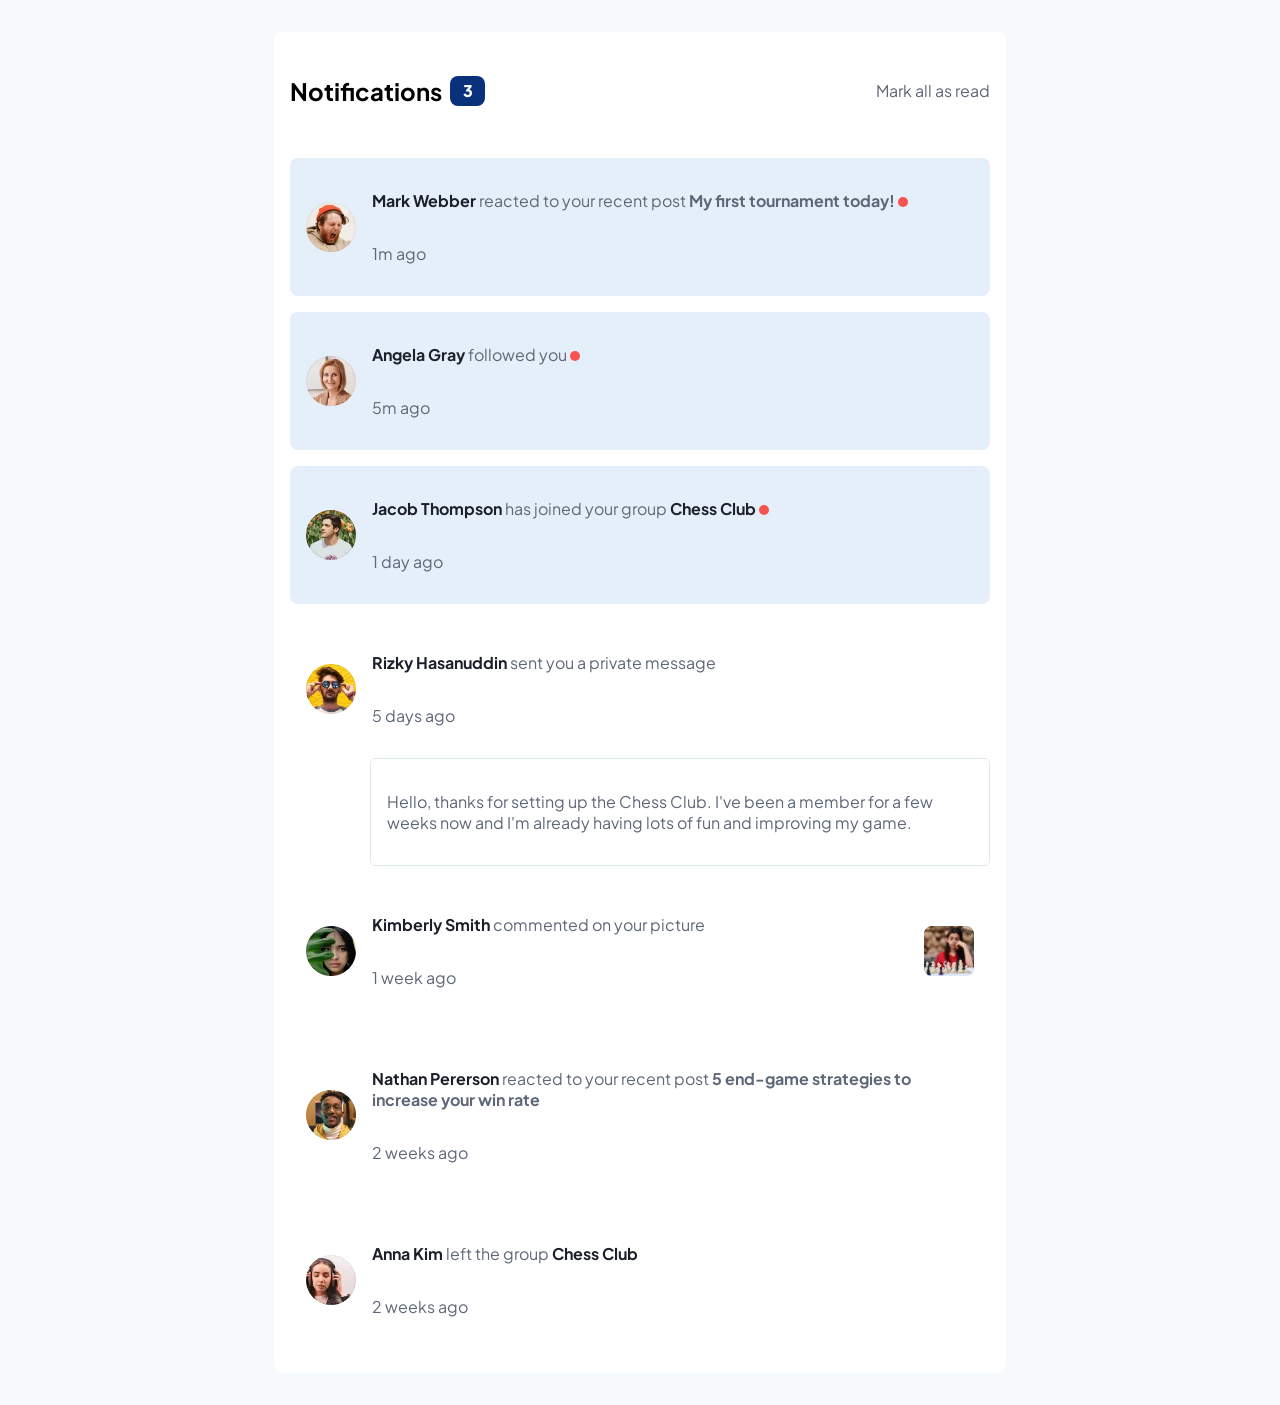
<file: Notifications-page-main/index.html>
<!DOCTYPE html>
<html lang="en">
  <head>
    <meta charset="UTF-8" />
    <meta name="viewport" 
    content="width=device-width, initial-scale=1.0" />
    <link
      rel="icon"
      type="image/png"
      sizes="32x32"
      href="./images/favicon-32x32.png"
    />
    <link rel="stylesheet" href="style.css" />
    <link rel="preconnect" href="https://fonts.googleapis.com">
    <link rel="preconnect" href="https://fonts.gstatic.com" crossorigin>
    <link href="https://fonts.googleapis.com/css2?family=Plus+Jakarta+Sans:wght@500;800&display=swap" 
    rel="stylesheet">
    <title>Frontend Mentor || Notifications-page</title>
  </head>
  <body>
    <div class="cont-c">
      <header>
        <div class="notb">
          <h2 class="title">Notifications</h2>
          
           <!-- with id  -->

          <span id="notificaciones"></span>
        </div>
        <p id="mark">Mark all as read</p>
      </header>
      <main>
        <div class="notifCard unread">
          <img src="./assets/images/avatar-mark-webber.webp" alt="avatar" />
          <div class="description">
            <p class="user_activity">
              <strong>Mark Webber</strong> reacted to your recent post
              <b>My first tournament today!</b>
            </p>
            <p class="time">1m ago</p>
          </div>
        </div>
        <div class="notifCard unread">
          <img src="./assets/images/avatar-angela-gray.webp" alt="avatar" />
          <div class="description">
            <p class="user_activity">
              <strong>Angela Gray</strong> followed you
            </p>
            <p class="time">5m ago</p>
          </div>
        </div>
        <div class="notifCard unread">
          <img src="./assets/images/avatar-jacob-thompson.webp" alt="avatar" />
          <div class="description">
            <p class="user_activity">
              <strong>Jacob Thompson</strong> has joined your group
              <strong class="link">Chess Club</strong>
            </p>
            <p class="time">1 day ago</p>
          </div>
        </div>
        <div>
          <div class="notifCard">
          <div class="message_card">
            <img
            src="./assets/images/avatar-rizky-hasanuddin.webp"
            alt="avatar"
          />
          <div class="description">
            <p class="user_activity">
              <strong>Rizky Hasanuddin</strong> sent you a private message
            </p>
            <p class="time">5 days ago</p>
          </div>
          </div>
        </div>
        <div class="message">
              <p>
                Hello, thanks for setting up the Chess Club. I've been a member
                for a few weeks now and I'm already having lots of fun and
                improving my game.
              </p>
            </div>
        </div>
        
        <div class="notifCard">
          <img src="./assets/images/avatar-kimberly-smith.webp" alt="avatar" />
          <div class="description">
            <p class="user_activity">
              <strong>Kimberly Smith</strong> commented on your picture
            </p>
            <p class="time">1 week ago</p>
          </div>
          <img src="./assets/images/image-chess.webp" class="chess_img" alt="chess" />
        </div>
        <div class="notifCard">
          <img src="./assets/images/avatar-nathan-peterson.webp" alt="avatar" />
          <div class="description">
            <p class="user_activity">
              <strong>Nathan Pererson</strong> reacted to your recent post
              <b>5 end-game strategies to increase your win rate</b>
            </p>
            <p class="time">2 weeks ago</p>
          </div>
        </div>
        <div class="notifCard">
          <img src="./assets/images/avatar-anna-kim.webp" alt="avatar" />
          <div class="description">
            <p class="user_activity">
              <strong>Anna Kim</strong> left the group
              <strong class="link">Chess Club</strong>
            </p>
            <p class="time">2 weeks ago</p>
          </div>
        </div>
      </main>
    </div>

    <script src="app.js"></script>
  </body>
</html>
</file>
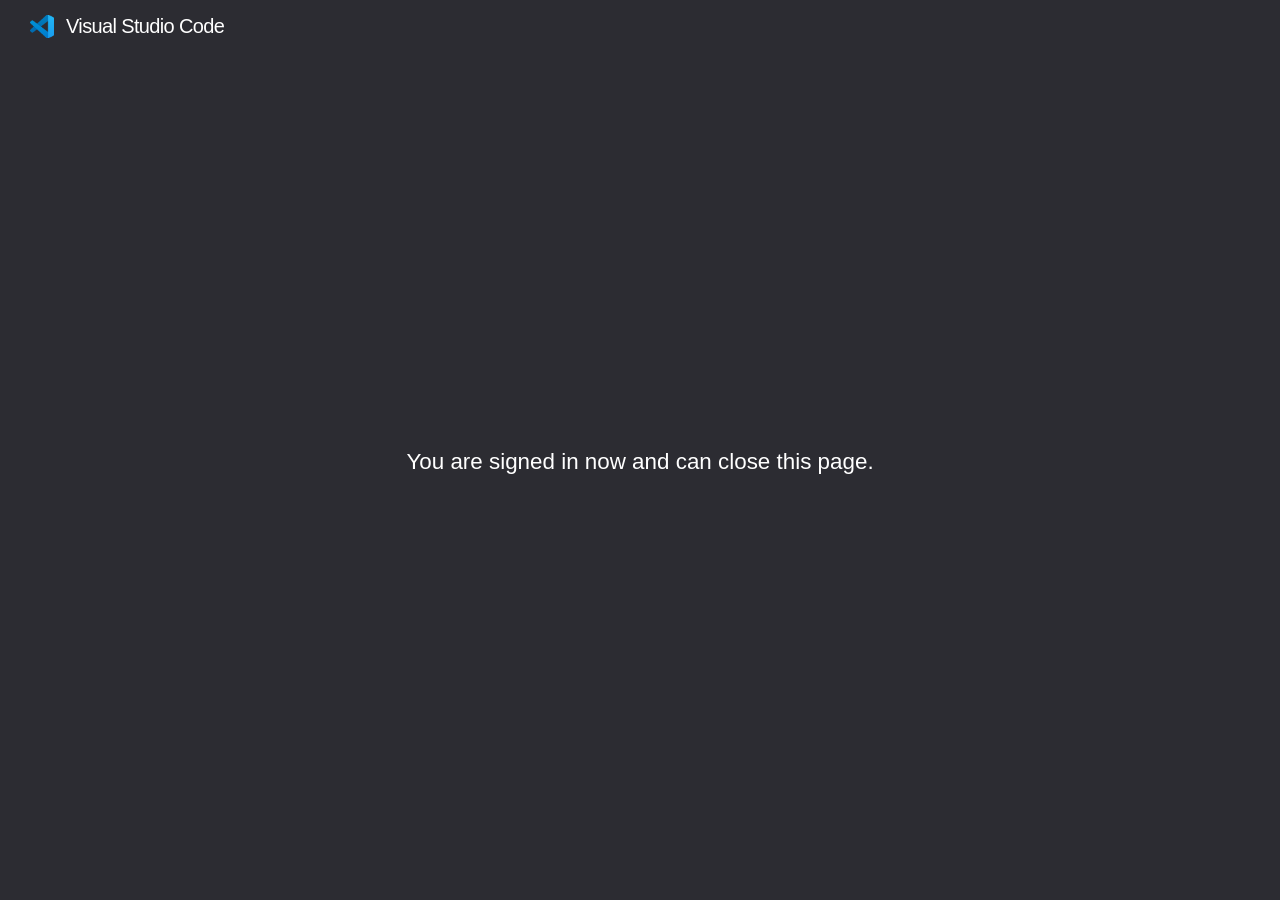
<file: .vscode-server/bin/704ed70d4fd1c6bd6342c436f1ede30d1cff4710/extensions/github-authentication/media/index.html>
<!-- Copyright (C) Microsoft Corporation. All rights reserved. -->
<!DOCTYPE html>
<html lang="en">

<head>
	<meta charset="utf-8" />
	<title>GitHub Authentication - Sign In</title>
	<meta name="viewport" content="width=device-width, initial-scale=1">
	<link rel="stylesheet" type="text/css" media="screen" href="auth.css" />
</head>

<body>
	<a class="branding" href="https://code.visualstudio.com/">
		Visual Studio Code
	</a>
	<div class="message-container">
		<div class="message">
			You are signed in now and can close this page.
		</div>
		<div class="error-message">
			An error occurred while signing in:
			<div class="error-text"></div>
		</div>
	</div>
	<script>
		var search = window.location.search;
		var error = (/[?&^]error=([^&]+)/.exec(search) || [])[1];
		if (error) {
			document.querySelector('.error-text')
				.textContent = decodeURIComponent(error);
			document.querySelector('body')
				.classList.add('error');
		}
	</script>
</body>

</html>
</file>
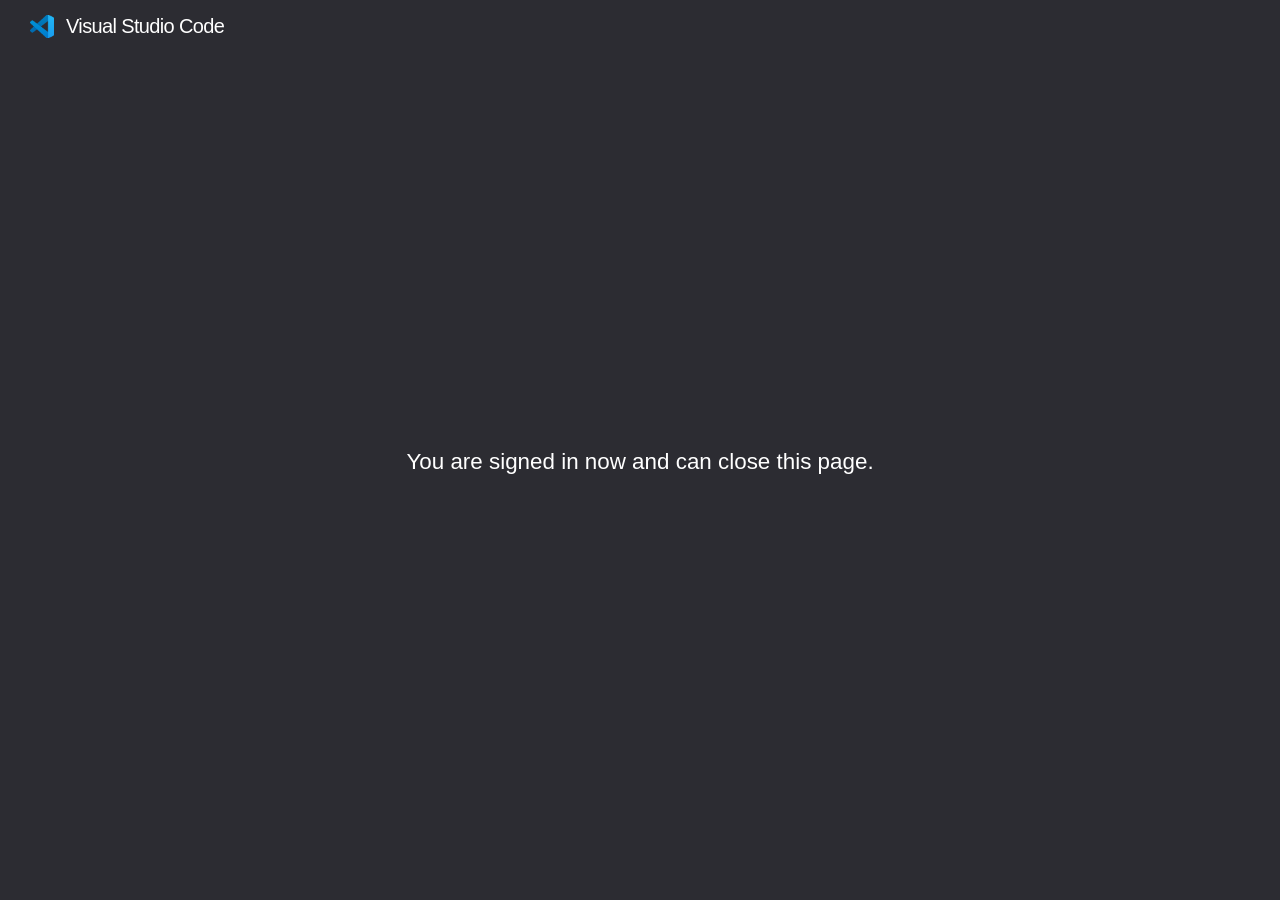
<file: .vscode-server/bin/704ed70d4fd1c6bd6342c436f1ede30d1cff4710/extensions/microsoft-authentication/media/index.html>
<!-- Copyright (C) Microsoft Corporation. All rights reserved. -->
<!DOCTYPE html>
<html lang="en">

<head>
	<meta charset="utf-8" />
	<title>Microsoft Account - Sign In</title>
	<meta name="viewport" content="width=device-width, initial-scale=1">
	<link rel="stylesheet" type="text/css" media="screen" href="auth.css" />
</head>

<body>
	<a class="branding" href="https://code.visualstudio.com/">
		Visual Studio Code
	</a>
	<div class="message-container">
		<div class="message">
			You are signed in now and can close this page.
		</div>
		<div class="error-message">
			An error occurred while signing in:
			<div class="error-text"></div>
		</div>
	</div>
	<script>
		var search = window.location.search;
		var error = (/[?&^]error=([^&]+)/.exec(search) || [])[1];
		if (error) {
			document.querySelector('.error-text')
				.textContent = decodeURIComponent(error);
			document.querySelector('body')
				.classList.add('error');
		}
	</script>
</body>

</html>
</file>
<file: Notifications-page-main/style.css>
@import url("https://fonts.googleapis.com/css2?family=Plus+Jakarta+Sans:wght@500;800&display=swap");
:root {
  font-family: 'Plus Jakarta Sans', sans-serif;

  /* primary colors */
  --Red: hsl(1, 90%, 64%);
  --Blue: hsl(219, 85%, 26%);
  --White: hsl(0, 0%, 100%);


  --Very-light-grayish-blue: hsl(210, 60%, 98%);
  --Light-grayish-blue-1: hsl(211, 68%, 94%);
  --Light-grayish-blue-2: hsl(205, 33%, 90%);
  --Grayish-blue: hsl(219, 14%, 63%);
  --Dark-grayish-blue: hsl(219, 12%, 42%);
  --Very-dark-blue: hsl(224, 21%, 14%);
}


body {
  padding: 0;
  margin: 0;
  box-sizing: border-box;
  min-height: 100vh;
  display: flex;
  justify-content: center;
  background-color: var(--Very-light-grayish-blue);
}
.cont-c {
  margin: 2rem;
  width: 700px;
  background-color: var(--White);
  padding: 1.5rem 1rem;
  border-radius: 0.5rem;
}
header {
  display: flex;
  align-items: center;
  justify-content: space-between;
  margin-bottom: 2rem;
}
.notb {
  display: flex;
  align-items: center;
}
#notificaciones {
  background-color: var(--Blue);
  margin-left: 0.5rem;
  width: 35px;
  display: flex;
  align-items: center;
  justify-content: center;
  height: 30px;
  color: var(--White);
  font-weight: 800;
  border-radius: 0.5rem;
}
#mark {
  cursor: pointer;
}
#mark:hover {
  color: var(--Blue);
}
p {
  color: var(--Dark-grayish-blue);
}
main {
  display: flex;
  flex-direction: column;
  gap: 1rem;
}
.notifCard {
  display: flex;
  align-items: center;
  border-radius: 0.5rem;
  padding: 1rem;
}
img{
  width: 50px;
}
.description{
  margin-left: 1rem;
  display: flex;
  flex-direction: column;
  justify-content: space-between;
}
strong{
  color: var(--Very-dark-blue);
  cursor: pointer;
}
strong:hover{
  color: var(--Blue);
}
.unread{
  background-color: var(--Light-grayish-blue-1) !important;
}
.unread p:first-of-type::after{
  content: " ";
  background-color: var(--Red);
  width: 10px;
  height: 10px;
  display: inline-block;
  border-radius: 50%;
}
.message_card{
  display: flex;
  align-items: center;

}
.message{
  padding: 1rem;
  border: 1px solid var(--Light-grayish-blue-2);
  border-radius: .3rem;
  cursor: pointer;
  margin: 0 0 0 5rem;
}
.message:hover{
  background-color: var(--Light-grayish-blue-1);
}
.chess_img{
margin-left: auto;
}

@media screen and (max-width:550px) {
  .container{
    margin: 0;
  }
}
</file>
<file: .vscode-server/bin/704ed70d4fd1c6bd6342c436f1ede30d1cff4710/extensions/github-authentication/media/auth.css>
/*---------------------------------------------------------------------------------------------
 *  Copyright (c) Microsoft Corporation. All rights reserved.
 *  Licensed under the MIT License. See License.txt in the project root for license information.
 *--------------------------------------------------------------------------------------------*/

html {
	height: 100%;
}

body {
	box-sizing: border-box;
	min-height: 100%;
	margin: 0;
	padding: 15px 30px;
	display: flex;
	flex-direction: column;
	color: white;
	font-family: "Segoe UI","Helvetica Neue","Helvetica",Arial,sans-serif;
	background-color: #2C2C32;
}

.branding {
	background-image: url('[data-uri]');
	background-size: 24px;
	background-repeat: no-repeat;
	background-position: left center;
	padding-left: 36px;
	font-size: 20px;
	letter-spacing: -0.04rem;
	font-weight: 400;
	color: white;
	text-decoration: none;
}

.message-container {
	flex-grow: 1;
	display: flex;
	align-items: center;
	justify-content: center;
	margin: 0 30px;
}

.message {
	font-weight: 300;
	font-size: 1.4rem;
}

body.error .message {
	display: none;
}

body.error .error-message {
	display: block;
}

.error-message {
	display: none;
	font-weight: 300;
	font-size: 1.3rem;
}

.error-text {
	color: red;
	font-size: 1rem;
}

@font-face {
	font-family: 'Segoe UI';
	src: url("https://c.s-microsoft.com/static/fonts/segoe-ui/west-european/light/latest.eot"),url("https://c.s-microsoft.com/static/fonts/segoe-ui/west-european/light/latest.eot?#iefix") format("embedded-opentype");
	src: local("Segoe UI Light"),url("https://c.s-microsoft.com/static/fonts/segoe-ui/west-european/light/latest.woff2") format("woff2"),url("https://c.s-microsoft.com/static/fonts/segoe-ui/west-european/light/latest.woff") format("woff"),url("https://c.s-microsoft.com/static/fonts/segoe-ui/west-european/light/latest.ttf") format("truetype"),url("https://c.s-microsoft.com/static/fonts/segoe-ui/west-european/light/latest.svg#web") format("svg");
	font-weight: 200
}

@font-face {
	font-family: 'Segoe UI';
	src: url("https://c.s-microsoft.com/static/fonts/segoe-ui/west-european/semilight/latest.eot"),url("https://c.s-microsoft.com/static/fonts/segoe-ui/west-european/semilight/latest.eot?#iefix") format("embedded-opentype");
	src: local("Segoe UI Semilight"),url("https://c.s-microsoft.com/static/fonts/segoe-ui/west-european/semilight/latest.woff2") format("woff2"),url("https://c.s-microsoft.com/static/fonts/segoe-ui/west-european/semilight/latest.woff") format("woff"),url("https://c.s-microsoft.com/static/fonts/segoe-ui/west-european/semilight/latest.ttf") format("truetype"),url("https://c.s-microsoft.com/static/fonts/segoe-ui/west-european/semilight/latest.svg#web") format("svg");
	font-weight: 300
}

@font-face {
	font-family: 'Segoe UI';
	src: url("https://c.s-microsoft.com/static/fonts/segoe-ui/west-european/normal/latest.eot"),url("https://c.s-microsoft.com/static/fonts/segoe-ui/west-european/normal/latest.eot?#iefix") format("embedded-opentype");
	src: local("Segoe UI"),url("https://c.s-microsoft.com/static/fonts/segoe-ui/west-european/normal/latest.woff2") format("woff"),url("https://c.s-microsoft.com/static/fonts/segoe-ui/west-european/normal/latest.woff") format("woff"),url("https://c.s-microsoft.com/static/fonts/segoe-ui/west-european/normal/latest.ttf") format("truetype"),url("https://c.s-microsoft.com/static/fonts/segoe-ui/west-european/normal/latest.svg#web") format("svg");
	font-weight: 400
}

@font-face {
	font-family: 'Segoe UI';
	src: url("https://c.s-microsoft.com/static/fonts/segoe-ui/west-european/semibold/latest.eot"),url("https://c.s-microsoft.com/static/fonts/segoe-ui/west-european/semibold/latest.eot?#iefix") format("embedded-opentype");
	src: local("Segoe UI Semibold"),url("https://c.s-microsoft.com/static/fonts/segoe-ui/west-european/semibold/latest.woff2") format("woff"),url("https://c.s-microsoft.com/static/fonts/segoe-ui/west-european/semibold/latest.woff") format("woff"),url("https://c.s-microsoft.com/static/fonts/segoe-ui/west-european/semibold/latest.ttf") format("truetype"),url("https://c.s-microsoft.com/static/fonts/segoe-ui/west-european/semibold/latest.svg#web") format("svg");
	font-weight: 600
}

@font-face {
	font-family: 'Segoe UI';
	src: url("https://c.s-microsoft.com/static/fonts/segoe-ui/west-european/bold/latest.eot"),url("https://c.s-microsoft.com/static/fonts/segoe-ui/west-european/bold/latest.eot?#iefix") format("embedded-opentype");
	src: local("Segoe UI Bold"),url("https://c.s-microsoft.com/static/fonts/segoe-ui/west-european/bold/latest.woff2") format("woff"),url("https://c.s-microsoft.com/static/fonts/segoe-ui/west-european/bold/latest.woff") format("woff"),url("https://c.s-microsoft.com/static/fonts/segoe-ui/west-european/bold/latest.ttf") format("truetype"),url("https://c.s-microsoft.com/static/fonts/segoe-ui/west-european/bold/latest.svg#web") format("svg");
	font-weight: 700
}
</file>
<file: .vscode-server/bin/704ed70d4fd1c6bd6342c436f1ede30d1cff4710/extensions/microsoft-authentication/media/auth.css>
/*---------------------------------------------------------------------------------------------
 *  Copyright (c) Microsoft Corporation. All rights reserved.
 *  Licensed under the MIT License. See License.txt in the project root for license information.
 *--------------------------------------------------------------------------------------------*/

html {
	height: 100%;
}

body {
	box-sizing: border-box;
	min-height: 100%;
	margin: 0;
	padding: 15px 30px;
	display: flex;
	flex-direction: column;
	color: white;
	font-family: "Segoe UI","Helvetica Neue","Helvetica",Arial,sans-serif;
	background-color: #2C2C32;
}

.branding {
	background-image: url('[data-uri]');
	background-size: 24px;
	background-repeat: no-repeat;
	background-position: left center;
	padding-left: 36px;
	font-size: 20px;
	letter-spacing: -0.04rem;
	font-weight: 400;
	color: white;
	text-decoration: none;
}

.message-container {
	flex-grow: 1;
	display: flex;
	align-items: center;
	justify-content: center;
	margin: 0 30px;
}

.message {
	font-weight: 300;
	font-size: 1.4rem;
}

body.error .message {
	display: none;
}

body.error .error-message {
	display: block;
}

.error-message {
	display: none;
	font-weight: 300;
	font-size: 1.3rem;
}

.error-text {
	color: red;
	font-size: 1rem;
}

@font-face {
	font-family: 'Segoe UI';
	src: url("https://c.s-microsoft.com/static/fonts/segoe-ui/west-european/light/latest.eot"),url("https://c.s-microsoft.com/static/fonts/segoe-ui/west-european/light/latest.eot?#iefix") format("embedded-opentype");
	src: local("Segoe UI Light"),url("https://c.s-microsoft.com/static/fonts/segoe-ui/west-european/light/latest.woff2") format("woff2"),url("https://c.s-microsoft.com/static/fonts/segoe-ui/west-european/light/latest.woff") format("woff"),url("https://c.s-microsoft.com/static/fonts/segoe-ui/west-european/light/latest.ttf") format("truetype"),url("https://c.s-microsoft.com/static/fonts/segoe-ui/west-european/light/latest.svg#web") format("svg");
	font-weight: 200
}

@font-face {
	font-family: 'Segoe UI';
	src: url("https://c.s-microsoft.com/static/fonts/segoe-ui/west-european/semilight/latest.eot"),url("https://c.s-microsoft.com/static/fonts/segoe-ui/west-european/semilight/latest.eot?#iefix") format("embedded-opentype");
	src: local("Segoe UI Semilight"),url("https://c.s-microsoft.com/static/fonts/segoe-ui/west-european/semilight/latest.woff2") format("woff2"),url("https://c.s-microsoft.com/static/fonts/segoe-ui/west-european/semilight/latest.woff") format("woff"),url("https://c.s-microsoft.com/static/fonts/segoe-ui/west-european/semilight/latest.ttf") format("truetype"),url("https://c.s-microsoft.com/static/fonts/segoe-ui/west-european/semilight/latest.svg#web") format("svg");
	font-weight: 300
}

@font-face {
	font-family: 'Segoe UI';
	src: url("https://c.s-microsoft.com/static/fonts/segoe-ui/west-european/normal/latest.eot"),url("https://c.s-microsoft.com/static/fonts/segoe-ui/west-european/normal/latest.eot?#iefix") format("embedded-opentype");
	src: local("Segoe UI"),url("https://c.s-microsoft.com/static/fonts/segoe-ui/west-european/normal/latest.woff2") format("woff"),url("https://c.s-microsoft.com/static/fonts/segoe-ui/west-european/normal/latest.woff") format("woff"),url("https://c.s-microsoft.com/static/fonts/segoe-ui/west-european/normal/latest.ttf") format("truetype"),url("https://c.s-microsoft.com/static/fonts/segoe-ui/west-european/normal/latest.svg#web") format("svg");
	font-weight: 400
}

@font-face {
	font-family: 'Segoe UI';
	src: url("https://c.s-microsoft.com/static/fonts/segoe-ui/west-european/semibold/latest.eot"),url("https://c.s-microsoft.com/static/fonts/segoe-ui/west-european/semibold/latest.eot?#iefix") format("embedded-opentype");
	src: local("Segoe UI Semibold"),url("https://c.s-microsoft.com/static/fonts/segoe-ui/west-european/semibold/latest.woff2") format("woff"),url("https://c.s-microsoft.com/static/fonts/segoe-ui/west-european/semibold/latest.woff") format("woff"),url("https://c.s-microsoft.com/static/fonts/segoe-ui/west-european/semibold/latest.ttf") format("truetype"),url("https://c.s-microsoft.com/static/fonts/segoe-ui/west-european/semibold/latest.svg#web") format("svg");
	font-weight: 600
}

@font-face {
	font-family: 'Segoe UI';
	src: url("https://c.s-microsoft.com/static/fonts/segoe-ui/west-european/bold/latest.eot"),url("https://c.s-microsoft.com/static/fonts/segoe-ui/west-european/bold/latest.eot?#iefix") format("embedded-opentype");
	src: local("Segoe UI Bold"),url("https://c.s-microsoft.com/static/fonts/segoe-ui/west-european/bold/latest.woff2") format("woff"),url("https://c.s-microsoft.com/static/fonts/segoe-ui/west-european/bold/latest.woff") format("woff"),url("https://c.s-microsoft.com/static/fonts/segoe-ui/west-european/bold/latest.ttf") format("truetype"),url("https://c.s-microsoft.com/static/fonts/segoe-ui/west-european/bold/latest.svg#web") format("svg");
	font-weight: 700
}
</file>
